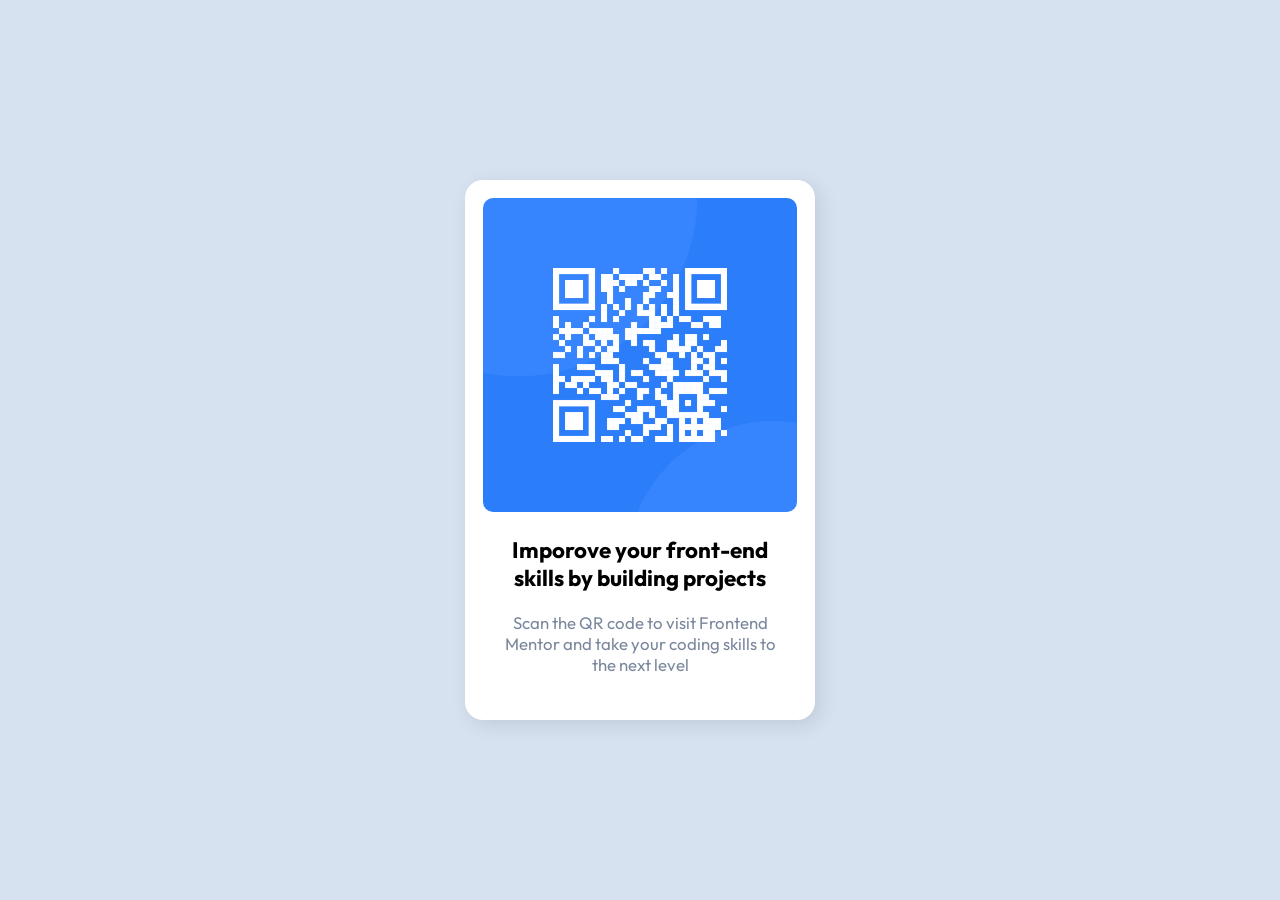
<file: index.html>
<!DOCTYPE html>
<html lang="en">
  <head>
    <meta charset="UTF-8" />
    <meta name="viewport" content="width=device-width, initial-scale=1.0" />
    <!-- displays site properly based on user's device -->
    <link rel="stylesheet" href="styles.css" />
    <link
      rel="icon"
      type="image/png"
      sizes="32x32"
      href="./images/favicon-32x32.png"
    />
    <link rel="preconnect" href="https://fonts.googleapis.com">
    <link rel="preconnect" href="https://fonts.gstatic.com" crossorigin>
    <link href="https://fonts.googleapis.com/css2?family=Outfit:wght@400;700&display=swap" rel="stylesheet">

    <title>Frontend Mentor | QR code component</title>
  </head>
  <body>
    <div class="card">
      <img src="Images/image-qr-code.png" alt="qr_code" />
      <p class="text">
        <h1>Imporove your front-end skills by building projects</h1>
        <h3>Scan the QR code to visit Frontend Mentor and take your coding skills to the next level</h3>
      </p>
    </div>
  </body>
</html>
</file>
<file: styles.css>
* {
  margin: 0;
  padding: 0;
  box-sizing: border-box;
}

body {
  height: 100vh;
  display: flex;
  justify-content: center;
  align-items: center;
  background-color: hsl(212, 45%, 89%);
  font-family: "Outfit", sans-serif;
  font-size: 14px;
}
.card {
  max-width: 350px;
  background-color: hsl(0, 0%, 100%);
  padding: 18px;
  padding-bottom: 25px;
  box-shadow: 5px 5px 20px rgba(0, 0, 0, 0.1);
  border-radius: 18px;
}

img {
  max-width: 100%;
  height: auto;
  border-radius: 10px;
}
h1 {
  margin: 20px 15px 20px 15px;
  font-weight: 700;
  text-align: center;
  font-size: 1.6em;
}

h3 {
  text-align: center;
  margin: 0 15px 20px 15px;
  font-weight: 400;
  font-size: 1.2em;
  color: hsl(220, 15%, 55%);
}

@media (max-width: 400px) {
  body {
    padding: 20px;
  }
}
@media (orientation: landscape) {
  body {
    flex-direction: row;
  }
}
@media (orientation: portrait) {
  body {
    flex-direction: column;
  }
}
</file>
